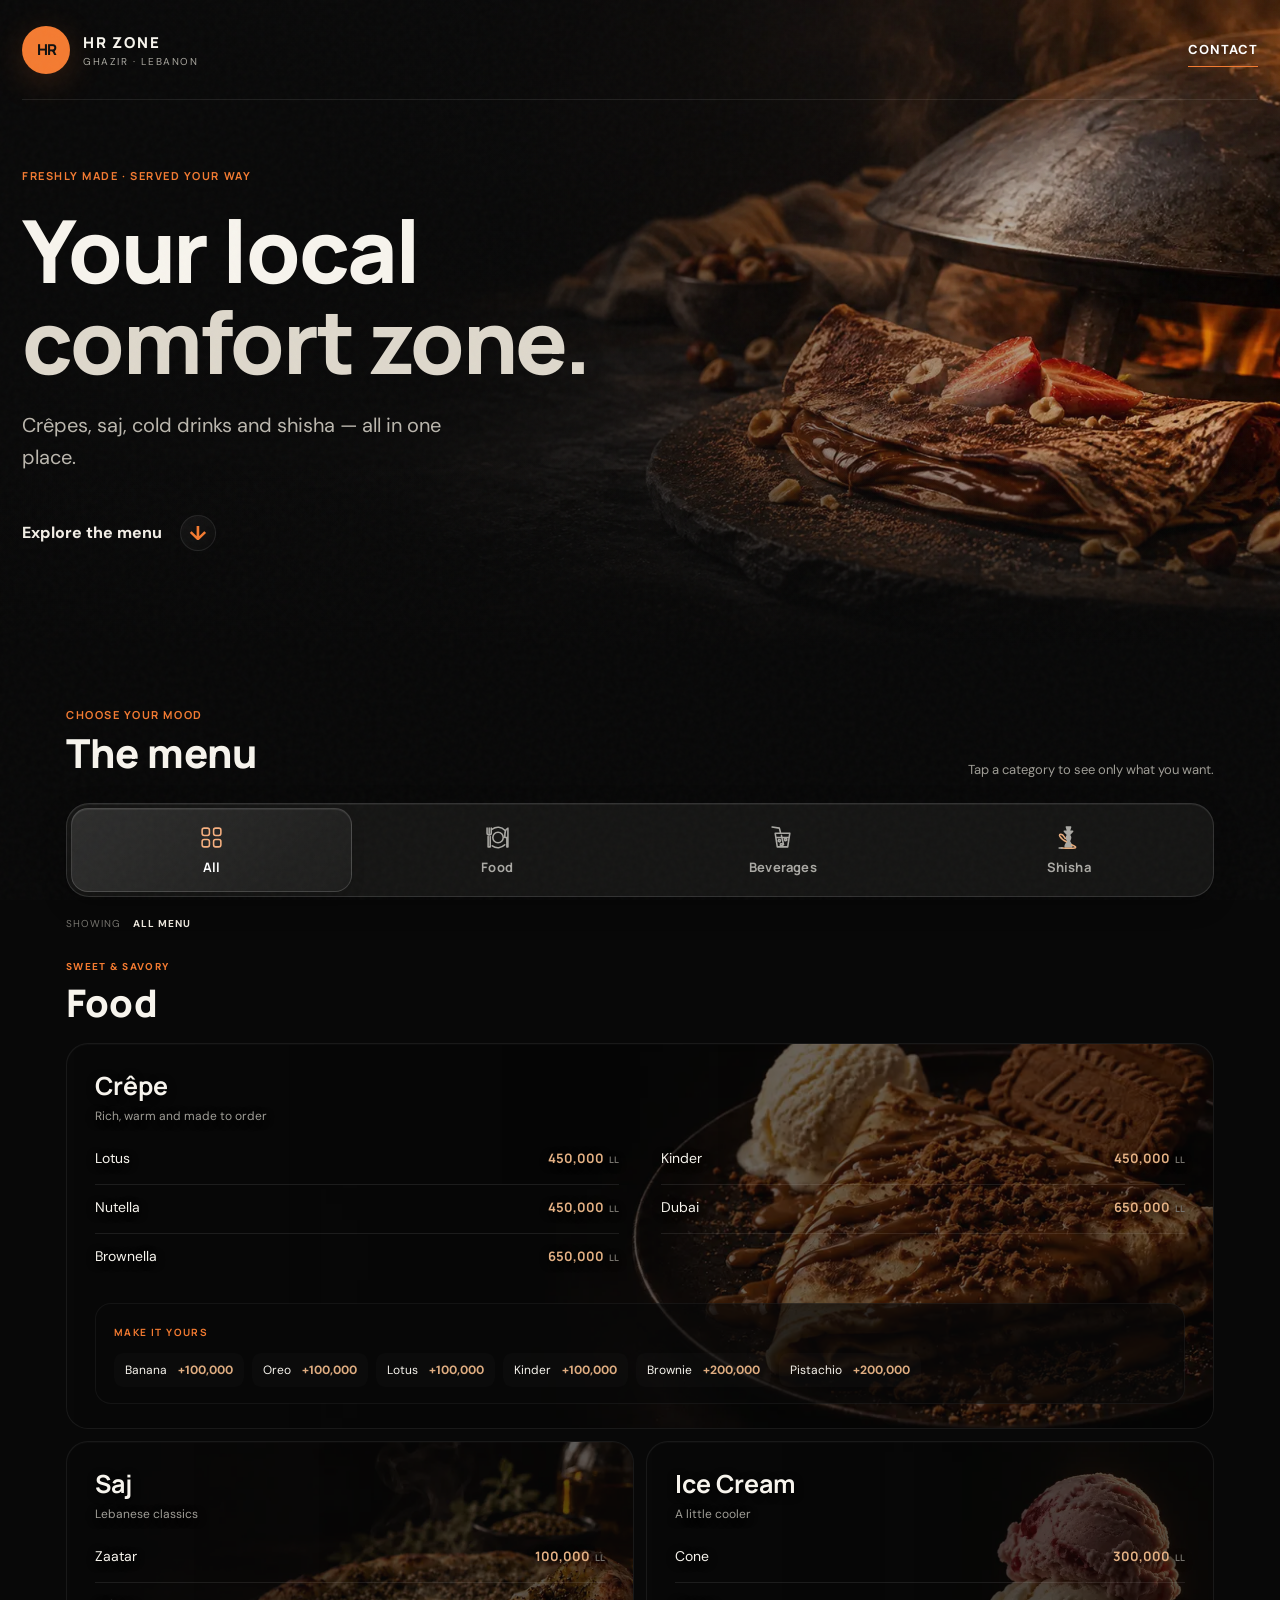
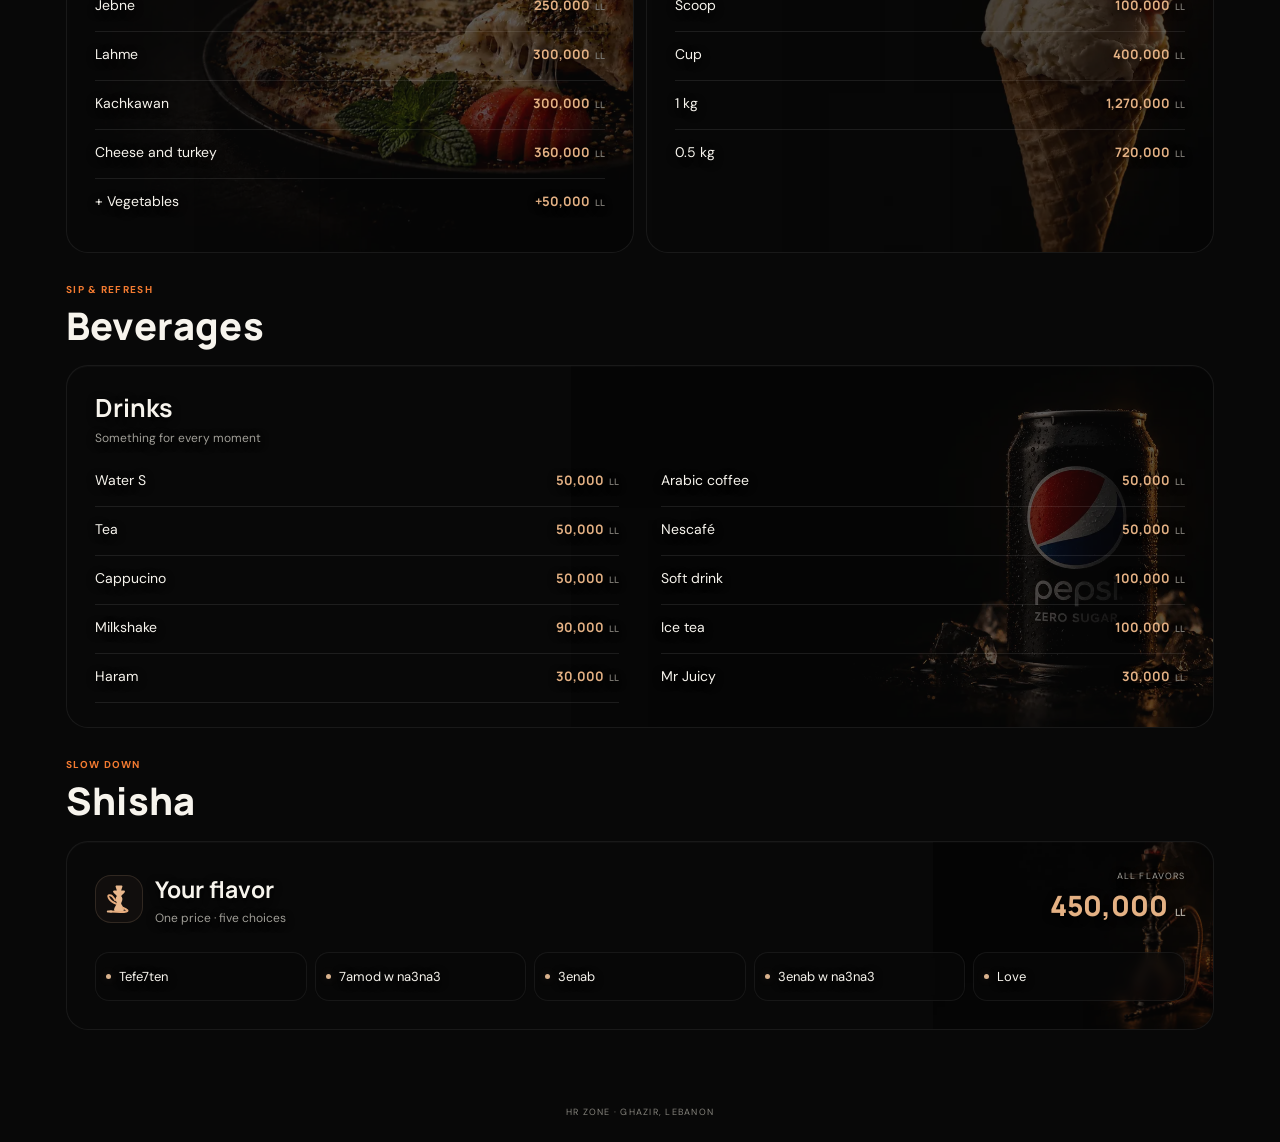
<file: index.html>
<!doctype html>
<html lang="en"><head><meta charset="utf-8"><meta name="viewport" content="width=device-width,initial-scale=1,viewport-fit=cover"><meta name="theme-color" content="#080808"><meta name="description" content="HR ZONE food, beverages and shisha menu in Ghazir, Lebanon."><title>HR ZONE — Menu</title><link rel="preconnect" href="https://fonts.googleapis.com"><link rel="preconnect" href="https://fonts.gstatic.com" crossorigin><link href="https://fonts.googleapis.com/css2?family=DM+Sans:wght@400;500;600;700&family=Manrope:wght@500;600;700;800&display=swap" rel="stylesheet"><link rel="stylesheet" href="styles.css"><link rel="stylesheet" href="glass.css?v=4"><link rel="stylesheet" href="atmosphere.css?v=8"><link rel="stylesheet" href="mobile-polish.css?v=13"></head>
<body><div class="grain" aria-hidden="true"></div>
<header class="hero"><div class="topbar"><a class="brand" href="#all" aria-label="HR ZONE menu home"><span class="brand-mark">HR</span><span><strong>HR ZONE</strong><small>Ghazir · Lebanon</small></span></a><a class="contact-link" href="contact.html">Contact</a></div><div class="hero-copy"><p class="kicker">Freshly made · served your way</p><h1>Your local<br><em>comfort zone.</em></h1><p class="intro">Crêpes, saj, cold drinks and shisha — all in one place.</p><a class="explore" href="#menu-nav">Explore the menu <span>↓</span></a></div></header>
<main><section class="menu-shell" id="menu-nav"><div class="menu-heading"><div><p class="kicker">Choose your mood</p><h2>The menu</h2></div><p>Tap a category to see only what you want.</p></div>
<nav class="category-grid" aria-label="Menu categories"><button class="category active" data-filter="all" aria-pressed="true"><span class="category-icon">✦</span><span><strong>All</strong><small>Explore everything</small></span></button><button class="category" data-filter="food" aria-pressed="false"><span class="category-icon">◒</span><span><strong>Food</strong><small>Crêpe · Saj · Ice cream</small></span></button><button class="category" data-filter="beverages" aria-pressed="false"><span class="category-icon">◉</span><span><strong>Beverages</strong><small>Hot · Cold · Refreshing</small></span></button><button class="category" data-filter="shisha" aria-pressed="false"><span class="category-icon">≈</span><span><strong>Shisha</strong><small>Five signature flavors</small></span></button></nav>
<div class="view-title" aria-live="polite"><span>Showing</span><strong id="view-name">All menu</strong></div>
<div class="menu-view active" data-section="food"><div class="section-head"><p>Sweet & savory</p><h3>Food</h3></div><article class="menu-panel featured"><div class="panel-title"><span>01</span><div><h4>Crêpe</h4><p>Rich, warm and made to order</p></div></div><div class="item-grid"><div class="item"><span>Lotus</span><b>450,000 <small>LL</small></b></div><div class="item"><span>Kinder</span><b>450,000 <small>LL</small></b></div><div class="item"><span>Nutella</span><b>450,000 <small>LL</small></b></div><div class="item"><span>Dubai</span><b>650,000 <small>LL</small></b></div><div class="item"><span>Brownella</span><b>650,000 <small>LL</small></b></div></div><div class="extras"><strong>Make it yours</strong><div><span>Banana <b>+100,000</b></span><span>Oreo <b>+100,000</b></span><span>Lotus <b>+100,000</b></span><span>Kinder <b>+100,000</b></span><span>Brownie <b>+200,000</b></span><span>Pistachio <b>+200,000</b></span></div></div></article>
<div class="panel-row"><article class="menu-panel saj-panel"><div class="panel-title"><span>02</span><div><h4>Saj</h4><p>Lebanese classics</p></div></div><div class="item-list"><div class="item"><span>Zaatar</span><b>100,000 <small>LL</small></b></div><div class="item"><span>Jebne</span><b>250,000 <small>LL</small></b></div><div class="item"><span>Lahme</span><b>300,000 <small>LL</small></b></div><div class="item"><span>Kachkawan</span><b>300,000 <small>LL</small></b></div><div class="item"><span>Cheese and turkey</span><b>360,000 <small>LL</small></b></div><div class="item"><span>+ Vegetables</span><b>+50,000 <small>LL</small></b></div></div></article>
<article class="menu-panel icecream-panel"><div class="panel-title"><span>03</span><div><h4>Ice Cream</h4><p>A little cooler</p></div></div><div class="item-list"><div class="item"><span>Cone</span><b>300,000 <small>LL</small></b></div><div class="item"><span>Scoop</span><b>100,000 <small>LL</small></b></div><div class="item"><span>Cup</span><b>400,000 <small>LL</small></b></div><div class="item"><span>1 kg</span><b>1,270,000 <small>LL</small></b></div><div class="item"><span>0.5 kg</span><b>720,000 <small>LL</small></b></div></div></article></div></div>
<div class="menu-view active" data-section="beverages"><div class="section-head"><p>Sip & refresh</p><h3>Beverages</h3></div><article class="menu-panel"><div class="panel-title"><span>04</span><div><h4>Drinks</h4><p>Something for every moment</p></div></div><div class="item-grid"><div class="item"><span>Water S</span><b>50,000 <small>LL</small></b></div><div class="item"><span>Arabic coffee</span><b>50,000 <small>LL</small></b></div><div class="item"><span>Tea</span><b>50,000 <small>LL</small></b></div><div class="item"><span>Nescafé</span><b>50,000 <small>LL</small></b></div><div class="item"><span>Cappucino</span><b>50,000 <small>LL</small></b></div><div class="item"><span>Soft drink</span><b>100,000 <small>LL</small></b></div><div class="item"><span>Milkshake</span><b>90,000 <small>LL</small></b></div><div class="item"><span>Ice tea</span><b>100,000 <small>LL</small></b></div><div class="item"><span>Haram</span><b>30,000 <small>LL</small></b></div><div class="item"><span>Mr Juicy</span><b>30,000 <small>LL</small></b></div></div></article></div>
<div class="menu-view active" data-section="shisha"><div class="section-head"><p>Slow down</p><h3>Shisha</h3></div><article class="menu-panel shisha-panel"><div><div class="panel-title"><span>05</span><div><h4>Your flavor</h4><p>One price · five choices</p></div></div><div class="flavors"><span>Tefe7ten</span><span>7amod w na3na3</span><span>3enab</span><span>3enab w na3na3</span><span>Love</span></div></div><div class="big-price"><small>All flavors</small><strong>450,000</strong><span>LL</span></div></article></div></section></main>
<footer class="minimal-footer"><p class="copyright">HR ZONE · Ghazir, Lebanon</p></footer><script src="app.js?v=7"></script></body></html>
</file>
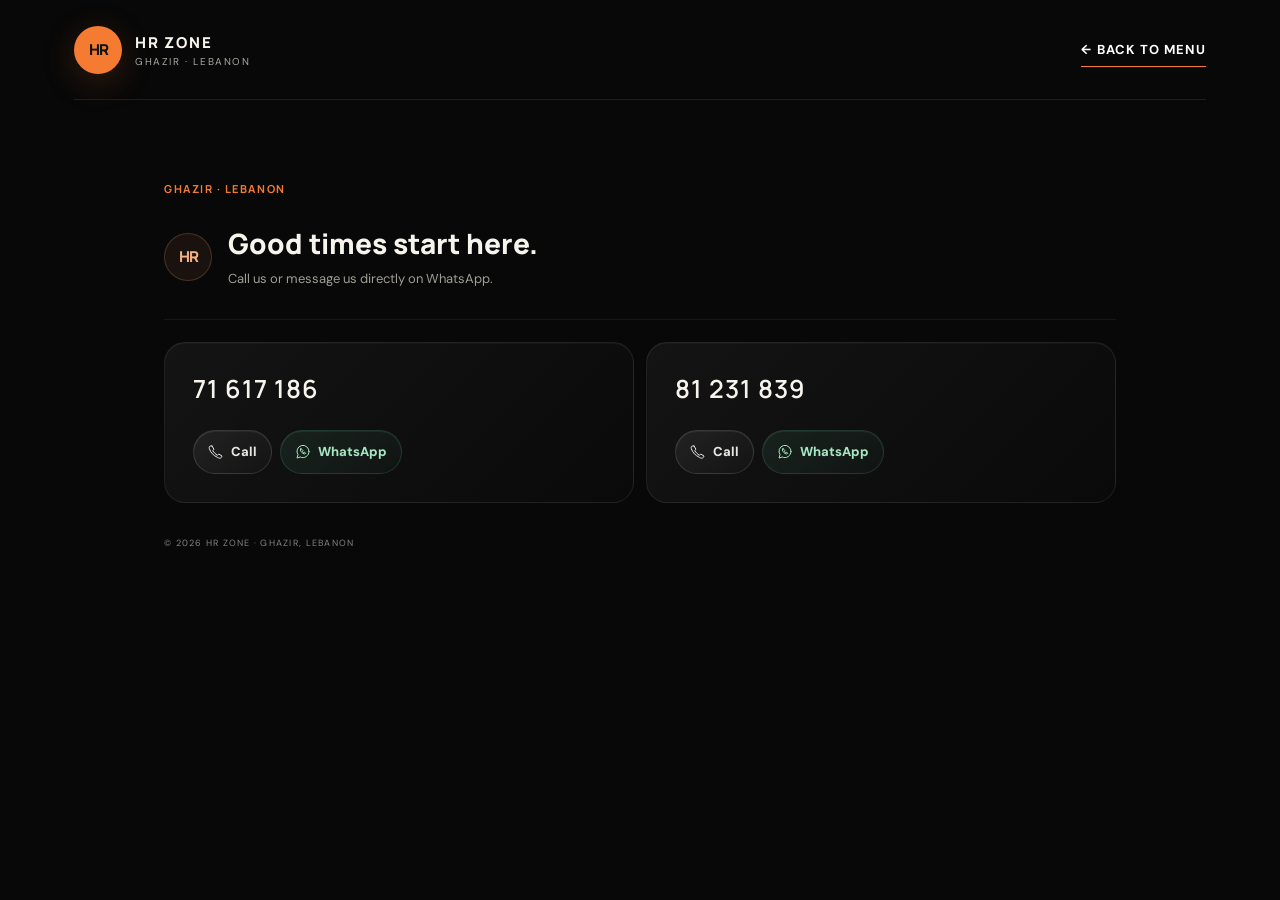
<file: contact.html>
<!doctype html>
<html lang="en"><head><meta charset="utf-8"><meta name="viewport" content="width=device-width,initial-scale=1,viewport-fit=cover"><meta name="theme-color" content="#080808"><meta name="description" content="HR ZONE food, beverages and shisha menu in Ghazir, Lebanon."><title>HR ZONE — Contact</title><link rel="preconnect" href="https://fonts.googleapis.com"><link rel="preconnect" href="https://fonts.gstatic.com" crossorigin><link href="https://fonts.googleapis.com/css2?family=DM+Sans:wght@400;500;600;700&family=Manrope:wght@500;600;700;800&display=swap" rel="stylesheet"><link rel="stylesheet" href="styles.css"><link rel="stylesheet" href="glass.css?v=4"><link rel="stylesheet" href="atmosphere.css?v=7"><link rel="stylesheet" href="mobile-polish.css?v=7"></head>
<body class="contact-page"><header class="contact-header"><div class="topbar"><a class="brand" href="index.html"><span class="brand-mark">HR</span><span><strong>HR ZONE</strong><small>Ghazir · Lebanon</small></span></a><a class="contact-link" href="index.html">← Back to menu</a></div></header><main class="contact-main"><p class="kicker">Ghazir · Lebanon</p><section id="contact"><div class="footer-brand"><span class="brand-mark">HR</span><div><h2>Good times start here.</h2><p>Call us or message us directly on WhatsApp.</p></div></div><div class="contact-cards"><div class="contact-card"><strong>71 617 186</strong><div><a href="tel:+96171617186">Call</a><a class="whatsapp" href="https://wa.me/96171617186" target="_blank" rel="noopener">WhatsApp</a></div></div><div class="contact-card"><strong>81 231 839</strong><div><a href="tel:+96181231839">Call</a><a class="whatsapp" href="https://wa.me/96181231839" target="_blank" rel="noopener">WhatsApp</a></div></div></div><p class="copyright">© <span id="year"></span> HR ZONE · Ghazir, Lebanon</p></section></main><script src="app.js?v=7"></script></body></html>
</file>
<file: styles.css>
:root{--ink:#0c0c0b;--paper:#f2efe7;--muted:#9f9d96;--line:#ffffff17;--orange:#f47b31;--green:#25d366}*{box-sizing:border-box}html{scroll-behavior:smooth}body{margin:0;background:var(--ink);color:#f7f4ed;font-family:"DM Sans",sans-serif;overflow-x:hidden}button,a{-webkit-tap-highlight-color:transparent}.grain{position:fixed;inset:0;pointer-events:none;z-index:50;opacity:.035;background-image:url("data:image/svg+xml,%3Csvg viewBox='0 0 180 180' xmlns='http://www.w3.org/2000/svg'%3E%3Cfilter id='n'%3E%3CfeTurbulence type='fractalNoise' baseFrequency='.9' numOctaves='4' stitchTiles='stitch'/%3E%3C/filter%3E%3Crect width='100%25' height='100%25' filter='url(%23n)' opacity='.8'/%3E%3C/svg%3E")}.hero{min-height:780px;height:92svh;position:relative;padding:0 clamp(22px,5vw,80px);display:flex;align-items:center;background:linear-gradient(90deg,#090909 0%,#090909ed 32%,#09090970 65%,#09090920 100%),url('hero-food.webp') center/cover no-repeat}.topbar{position:absolute;top:0;left:clamp(22px,5vw,80px);right:clamp(22px,5vw,80px);height:100px;display:flex;align-items:center;justify-content:space-between;border-bottom:1px solid var(--line)}.brand{display:flex;align-items:center;gap:13px;color:inherit;text-decoration:none}.brand-mark{width:48px;height:48px;display:grid;place-items:center;border-radius:50%;background:var(--orange);color:#111;font:800 15px Manrope;letter-spacing:-1px;box-shadow:0 8px 35px #f47b3130}.brand strong{display:block;font:800 15px Manrope;letter-spacing:.12em}.brand small{display:block;margin-top:2px;color:#a9a79f;font-size:10px;text-transform:uppercase;letter-spacing:.16em}.contact-link{color:#fff;text-decoration:none;font-weight:700;font-size:13px;letter-spacing:.08em;text-transform:uppercase;border-bottom:1px solid var(--orange);padding:8px 0}.hero-copy{max-width:670px;margin-top:70px}.kicker{color:var(--orange);font:700 11px Manrope;text-transform:uppercase;letter-spacing:.22em}.hero h1{font:800 clamp(54px,8vw,112px)/.94 Manrope;margin:22px 0;letter-spacing:-.045em}.hero h1 em{font-style:normal;color:#ded8cc}.intro{max-width:440px;color:#bbb7ae;font-size:clamp(16px,2vw,20px);line-height:1.6}.explore{display:inline-flex;gap:36px;align-items:center;margin-top:24px;padding:17px 22px;color:#111;background:var(--paper);text-decoration:none;font-weight:800;border-radius:3px;transition:.25s}.explore span{color:var(--orange);font-size:20px}.explore:hover{transform:translateY(-3px);background:#fff}.menu-shell{max-width:1180px;margin:auto;padding:100px 24px 130px}.menu-heading{display:flex;justify-content:space-between;align-items:end;gap:30px;margin-bottom:34px}.menu-heading h2,.section-head h3{font:800 clamp(42px,7vw,78px)/1 Manrope;letter-spacing:-.035em;margin:8px 0}.menu-heading>p{max-width:260px;color:var(--muted);line-height:1.6}.category-grid{display:grid;grid-template-columns:repeat(4,1fr);gap:12px;padding-bottom:60px;border-bottom:1px solid var(--line)}.category{appearance:none;text-align:left;color:#fff;background:#151514;border:1px solid var(--line);min-height:135px;padding:20px;display:flex;flex-direction:column;justify-content:space-between;cursor:pointer;transition:.25s;border-radius:4px}.category:hover{transform:translateY(-5px);border-color:#ffffff42}.category.active{background:var(--paper);color:#111;border-color:var(--paper)}.category-icon{font-size:23px;color:var(--orange)}.category strong,.category small{display:block}.category strong{font:700 18px Manrope;letter-spacing:.015em}.category small{margin-top:5px;color:var(--muted);font-size:11px}.category.active small{color:#63615d}.view-title{display:flex;align-items:center;gap:12px;padding:25px 0 5px;color:#77756f;font-size:12px;text-transform:uppercase;letter-spacing:.15em}.view-title strong{color:#eee9df}.menu-view{padding-top:74px}.menu-view[hidden]{display:none}.section-head{margin-bottom:28px}.section-head p{margin:0;color:var(--orange);text-transform:uppercase;letter-spacing:.18em;font-weight:700;font-size:11px}.section-head h3{font-size:clamp(44px,6vw,68px)}.menu-panel{position:relative;background:#151514;border:1px solid var(--line);border-radius:4px;padding:clamp(24px,4vw,45px);overflow:hidden}.menu-panel:after{content:"";position:absolute;width:220px;height:220px;border:1px solid #ffffff0a;border-radius:50%;right:-100px;top:-120px;pointer-events:none}.featured{background:linear-gradient(110deg,#191816,#111);border-color:#f47b3138}.panel-title{display:flex;gap:18px;align-items:center;margin-bottom:28px}.panel-title>span{color:var(--orange);font:700 11px Manrope;letter-spacing:.15em}.panel-title h4{font:700 clamp(25px,4vw,36px) Manrope;margin:0;letter-spacing:-.015em}.panel-title p{color:var(--muted);margin:5px 0 0;font-size:13px}.item-grid{display:grid;grid-template-columns:repeat(2,1fr);column-gap:42px}.item{display:flex;justify-content:space-between;align-items:baseline;gap:16px;min-height:58px;padding:17px 0;border-bottom:1px solid var(--line)}.item span{font-size:15px}.item b{font:700 14px Manrope;color:#e4b184;white-space:nowrap}.item b small{font-size:9px;color:#76736d;margin-left:2px}.extras{margin-top:30px;padding:22px;background:#f47b310c;border-left:2px solid var(--orange)}.extras>strong{font:700 12px Manrope;text-transform:uppercase;letter-spacing:.14em;color:var(--orange)}.extras>div{display:flex;flex-wrap:wrap;gap:9px;margin-top:15px}.extras span{font-size:12px;background:#ffffff08;padding:9px 11px;border-radius:2px}.extras span b{color:#dfad81;margin-left:8px}.panel-row{display:grid;grid-template-columns:1fr 1fr;gap:14px;margin-top:14px}.flavors{display:flex;flex-wrap:wrap;gap:10px}.flavors span{padding:12px 15px;border:1px solid var(--line);background:#ffffff05;font-size:13px}.shisha-panel{display:grid;grid-template-columns:1fr auto;gap:30px;align-items:center}.big-price{min-width:245px;padding:25px;border-left:1px solid var(--line);display:flex;flex-direction:column}.big-price small{color:var(--muted);text-transform:uppercase;letter-spacing:.15em}.big-price strong{font:800 39px Manrope;color:#e4b184;letter-spacing:-.02em}.big-price span{font:700 11px Manrope;color:#737069}footer{background:var(--paper);color:#111;padding:80px max(24px,calc((100vw - 1132px)/2)) 30px}.footer-brand{display:flex;align-items:center;gap:25px;padding-bottom:42px;border-bottom:1px solid #0002}.footer-brand h2{font:800 clamp(32px,5vw,55px)/1 Manrope;letter-spacing:-.025em;margin:0}.footer-brand p{color:#69665f;margin:9px 0 0}.contact-cards{display:grid;grid-template-columns:1fr 1fr;gap:12px;padding:30px 0}.contact-card{display:flex;align-items:center;justify-content:space-between;gap:18px;background:#e8e4da;padding:20px}.contact-card>strong{font:700 18px Manrope}.contact-card>div{display:flex;gap:7px}.contact-card a{color:#111;text-decoration:none;padding:11px 14px;background:#fff;font-size:12px;font-weight:800;border-radius:2px;transition:.2s}.contact-card a:hover{transform:translateY(-2px)}.contact-card .whatsapp{background:var(--green);color:#062b13}.copyright{font-size:10px;color:#77736a;text-transform:uppercase;letter-spacing:.14em;margin:12px 0 0}@keyframes enter{from{opacity:0;transform:translateY(20px)}to{opacity:1;transform:none}}.menu-view.active{animation:enter .45s ease both}
@media(max-width:760px){.hero{min-height:680px;height:88svh;padding:0 20px 75px;background:linear-gradient(180deg,#08080822,#080808 82%),url('hero-food.webp') 64% center/cover no-repeat;align-items:flex-end}.topbar{left:20px;right:20px;height:84px}.hero-copy{margin:0}.hero h1{font-size:clamp(51px,15vw,74px);letter-spacing:-.025em}.intro{font-size:15px;max-width:310px}.menu-shell{padding:78px 16px 90px}.menu-heading{align-items:start;flex-direction:column}.menu-heading>p{margin:0}.category-grid{grid-template-columns:1fr 1fr;gap:8px}.category{min-height:125px;padding:16px}.category strong{font-size:16px;letter-spacing:.02em}.menu-view{padding-top:58px}.item-grid,.panel-row{grid-template-columns:1fr}.panel-row{gap:12px}.menu-panel{padding:23px 19px}.shisha-panel{grid-template-columns:1fr}.big-price{min-width:0;border-left:0;border-top:1px solid var(--line);padding:24px 0 0}.contact-cards{grid-template-columns:1fr}.contact-card{align-items:flex-start;flex-direction:column}.footer-brand{align-items:flex-start}.footer-brand .brand-mark{flex:0 0 auto}}@media(prefers-reduced-motion:reduce){html{scroll-behavior:auto}*,*:before,*:after{animation:none!important;transition:none!important}}
</file>
<file: glass.css>
/* Compact, continuous dark glass surfaces */
:root{--glass:linear-gradient(135deg,#ffffff0d,#ffffff03);--edge:#ffffff15}
.hero{min-height:540px;height:72svh;max-height:760px}
.hero h1{font-size:clamp(48px,6.8vw,90px);letter-spacing:-.025em;line-height:1.04}
.explore,.explore:hover{background:transparent;color:#f2eee6;padding:10px 0;gap:18px;margin-top:12px;box-shadow:none}
.explore span{display:grid;place-items:center;width:36px;height:36px;border:1px solid var(--edge);background:var(--glass);border-radius:50%;transition:transform .4s}
.explore:hover span{transform:translateY(3px)}
.menu-shell{padding:48px 24px 48px}.menu-heading{margin-bottom:22px}.menu-heading h2{font-size:40px;letter-spacing:0}.menu-heading>p{font-size:13px;margin:0}.kicker{letter-spacing:.14em}
.category-grid{position:sticky;top:12px;z-index:25;display:grid;grid-template-columns:repeat(4,1fr);gap:5px;padding:6px;border:1px solid #ffffff20;border-radius:23px;background:#181816e8;backdrop-filter:blur(24px) saturate(150%);-webkit-backdrop-filter:blur(24px) saturate(150%);box-shadow:inset 0 1px 0 #ffffff0e,0 14px 38px #0003}
.category{min-height:62px;padding:12px 16px;border:1px solid transparent;border-radius:17px;flex-direction:row;align-items:center;justify-content:center;gap:10px;background:transparent;transition:background .4s,border-color .4s,box-shadow .4s,transform .4s;color:#aaa9a4}
.category:hover{transform:none;background:#ffffff08;border-color:transparent;color:#fff}
.category.active{color:#fff;background:linear-gradient(135deg,#ffffff1c,#ffffff09);border-color:#ffffff26;box-shadow:inset 0 1px 1px #ffffff17,0 4px 14px #0002}
.category strong{font-size:14px;letter-spacing:.015em}.category small{display:none}.category-icon{display:flex;color:inherit}.category.active .category-icon{color:#f7b07f}.icon{width:22px;height:22px;display:inline-block;flex-shrink:0;vertical-align:middle}
.view-title{padding:20px 0 0;font-size:10px;letter-spacing:.1em;scroll-margin-top:110px}.menu-view{padding-top:30px}.section-head{margin-bottom:18px}.section-head h3{font-size:38px;letter-spacing:.005em;line-height:1.15}.section-head p{font-size:10px;letter-spacing:.13em}
.menu-panel{padding:24px 28px;border-radius:22px;background:var(--glass);border-color:var(--edge);box-shadow:inset 0 1px 0 #ffffff06}.featured{background:linear-gradient(125deg,#f4b17b08,#ffffff03);border-color:#ffffff19}.menu-panel:after{display:none}.panel-title{margin-bottom:12px;gap:12px}.panel-title>span{display:none}.panel-title h4{font-size:25px;letter-spacing:0}.panel-title p{font-size:12px}.item{min-height:49px;padding:13px 0}.item span{font-size:14px}.item b{font-size:13px}.item:last-child{border-bottom:0}.extras{padding:16px 18px;margin-top:20px;border:1px solid #ffffff0d;border-radius:16px;background:#ffffff03}.extras>strong{font-size:10px}.extras>div{gap:8px;margin-top:12px}.extras span{border-radius:9px;background:#ffffff04}.panel-row{gap:12px;margin-top:12px}
.shisha-panel{display:block;position:relative;isolation:isolate;padding:28px;background:radial-gradient(ellipse at 100% 0%,#c58e5620,transparent 60%),var(--glass)}
.shisha-panel .panel-title{padding-right:190px;min-height:58px;margin-bottom:24px}
.shisha-panel .panel-title:before{content:"";display:none}
.shisha-emblem{display:grid;place-items:center;width:48px;height:48px;border:1px solid #f2c8a323;border-radius:16px;background:#edb88e0a;color:#e9b88d}
.shisha-emblem .icon{width:30px;height:30px}.shisha-panel .panel-title h4{font-size:23px}
.big-price{position:absolute;right:28px;top:28px;min-width:0;padding:0;border:0;text-align:right;display:block}
.big-price small{display:block;font-size:9px;letter-spacing:.12em;margin-bottom:4px}.big-price strong{font-size:28px;letter-spacing:0}.big-price>span{margin-left:7px;color:#aaa59b;font-size:10px}
.flavors{display:grid;grid-template-columns:repeat(5,1fr);gap:8px}.flavors>span{padding:15px 10px;border-radius:14px;background:linear-gradient(145deg,#ffffff08,#ffffff02);border:1px solid #ffffff10;font-size:13px;display:flex;align-items:center;gap:8px;transition:background .3s,transform .3s}
.flavors>span:before{content:"";width:5px;height:5px;border-radius:50%;background:#d9b28d;box-shadow:0 0 10px #d9b28d30;flex-shrink:0}.flavors>span:hover{background:#ffffff0c;transform:translateY(-2px)}
footer{position:relative;background:linear-gradient(180deg,#0c0c0b,#111110);color:#f1ede5;padding-top:40px;padding-bottom:28px}
.footer-brand{border-color:#ffffff0e;gap:16px;padding-bottom:24px}.footer-brand h2{font-size:28px;letter-spacing:0;line-height:1.2}.footer-brand p{font-size:13px;color:var(--muted)}.footer-brand .brand-mark{background:#f3a16c12;border:1px solid #f3a16c38;color:#f3b085;box-shadow:none}
.contact-cards{padding:22px 0;gap:12px}.contact-card{padding:18px 20px;border:1px solid var(--edge);border-radius:21px;background:var(--glass);box-shadow:inset 0 1px 0 #ffffff08}.contact-card>strong{font-size:16px;font-weight:600;letter-spacing:.04em}.contact-card>div{gap:8px}
.contact-card a{display:inline-flex;align-items:center;justify-content:center;gap:7px;min-height:44px;padding:10px 14px;border-radius:24px;border:1px solid #ffffff20;background:linear-gradient(145deg,#ffffff12,#ffffff04);box-shadow:inset 0 1px 0 #ffffff10;color:#eae8e2;transition:transform .3s,background .3s,box-shadow .3s}
.contact-card .whatsapp{background:linear-gradient(145deg,#69daa518,#69daa507);border-color:#69daa529;color:#a6e7c2}.contact-card a .icon{width:16px;height:16px}.contact-card a:hover{background:#ffffff18;box-shadow:0 4px 16px #0002;transform:translateY(-2px)}.copyright{color:#85837c;font-size:9px}
button:focus-visible,a:focus-visible{outline:2px solid #f4b27f;outline-offset:4px}
@media(max-width:760px){.hero{height:65svh;min-height:490px;padding-bottom:40px}.hero h1{font-size:clamp(43px,11.5vw,66px)}.hero-copy{margin-top:100px}.intro{font-size:14px;margin-bottom:10px}.menu-shell{padding:30px 16px}.menu-heading{gap:9px;margin-bottom:18px}.menu-heading h2{font-size:32px}.menu-heading .kicker{margin-top:0}.menu-heading>p{display:none}.category-grid{grid-template-columns:repeat(4,1fr);border-radius:20px;top:8px;gap:3px;padding:5px}.category{flex-direction:column;gap:6px;padding:10px 3px;min-height:64px;border-radius:15px}.category strong{font-size:11px;font-weight:600}.category .icon{width:20px;height:20px}.menu-view{padding-top:25px}.section-head h3{font-size:32px}.menu-panel{padding:20px}.panel-title h4{font-size:23px}.shisha-panel .panel-title{padding-right:0;margin-bottom:18px;min-height:48px}.shisha-panel .panel-title h4{font-size:22px}.shisha-panel .panel-title p{font-size:11px}.big-price{position:static;display:flex;align-items:baseline;gap:8px;text-align:left;border-top:1px solid #ffffff12;padding-top:16px;margin-top:18px}.big-price small{margin:0 auto 0 0}.big-price strong{font-size:26px}.big-price>span{margin:0}.flavors{grid-template-columns:1fr 1fr}.flavors>span{padding:13px 12px;font-size:12px}.flavors>span:last-child{grid-column:1/-1}.footer-brand h2{font-size:24px}.footer-brand p{line-height:1.5}.contact-card{flex-direction:row;align-items:center;gap:12px;flex-wrap:wrap;padding:17px}.contact-card>strong{font-size:15px}.contact-card a{padding:10px 12px;font-size:11px}.copyright{line-height:1.6}.view-title{scroll-margin-top:106px}}
@media(prefers-reduced-motion:reduce){*,*:before,*:after{animation:none!important;transition:none!important;scroll-behavior:auto!important}}
</file>
<file: atmosphere.css>
:root{--ink:#080808}
body,main,.menu-shell,.menu-view{background-color:#080808}
.hero{background-color:#080808;isolation:isolate}
.hero:after{content:"";position:absolute;inset:0;z-index:-1;pointer-events:none;background:linear-gradient(0deg,#080808,transparent 30%)}
.menu-panel{background:#080808;isolation:isolate;border-color:#ffffff12}
.menu-panel:before{content:"";position:absolute;inset:0;z-index:-1;pointer-events:none;background-position:right center;background-repeat:no-repeat;background-size:cover;opacity:.4;mask-image:linear-gradient(90deg,transparent,#000 60%);-webkit-mask-image:linear-gradient(90deg,transparent,#000 60%)}
.featured:before{background-image:url('crepe-vanilla-bg.webp')}
.saj-panel:before{background-image:url('saj-parallel-tomato-bg.webp');background-size:auto 100%;background-position:right center;opacity:.34}
[data-section="beverages"] .menu-panel:before{background-image:url('drinks-bg.webp');opacity:.35}
.icecream-panel:before{background-image:url('icecream-bg.webp');opacity:.32}
.shisha-panel:before{background-image:url('shisha-bg.webp');opacity:.4}
.shisha-panel{background:#080808}
.shisha-panel:before,.icecream-panel:before,[data-section="beverages"] .menu-panel:before{background-size:auto 100%;background-position:right center}
.item span,.item b,.panel-title,.flavors,.big-price{text-shadow:0 2px 8px #000}
.extras{background:#080808a8}.flavors>span{background:#080808aa;backdrop-filter:blur(5px)}
.minimal-footer{background:#080808;padding-top:16px;padding-bottom:24px;text-align:center}
.contact-page{min-height:100svh;background:#080808}
.contact-header{height:100px}.contact-header .topbar{position:relative;left:auto;right:auto;margin:0 auto;max-width:1132px;width:calc(100% - 40px)}
.contact-main{max-width:1000px;margin:0 auto;padding:70px 24px}
.contact-main #contact{background:#080808;padding:0}
.contact-main .footer-brand{padding:20px 0 32px}.contact-main .contact-cards{grid-template-columns:1fr 1fr}
.contact-main .contact-card{flex-direction:column;align-items:flex-start;gap:24px;padding:28px}
.contact-main .contact-card>strong{font-size:25px}.contact-main .contact-card a{font-size:13px}
.category-icon .icon{width:25px;height:25px}
@media(max-width:760px){.menu-panel:before{background-position:75% center;opacity:.28;mask-image:linear-gradient(90deg,transparent,#000);-webkit-mask-image:linear-gradient(90deg,transparent,#000)}.contact-main{padding:36px 20px}.contact-main .contact-cards{grid-template-columns:1fr}.contact-main .footer-brand{align-items:center}.contact-main .footer-brand h2{font-size:25px}.contact-header .contact-link{font-size:11px}.contact-main .contact-card>strong{font-size:22px}.category-icon .icon{width:23px;height:23px}}
</file>
<file: mobile-polish.css>
/* Let backgrounds reach the screen edges; keep controls clear of cutouts. */
:root{--safe-top:env(safe-area-inset-top,0px);--safe-left:env(safe-area-inset-left,0px);--safe-right:env(safe-area-inset-right,0px);--safe-bottom:env(safe-area-inset-bottom,0px)}
html{background:#080808;min-height:100%;scroll-padding-top:calc(var(--safe-top) + 110px)}
body{min-height:100svh;padding-bottom:var(--safe-bottom)}
.topbar{top:var(--safe-top);left:max(22px,var(--safe-left));right:max(22px,var(--safe-right))}
.hero{padding-left:max(22px,var(--safe-left));padding-right:max(22px,var(--safe-right))}
.menu-shell{padding-left:max(16px,var(--safe-left));padding-right:max(16px,var(--safe-right))}
.contact-header{height:calc(100px + var(--safe-top))}
.contact-header .topbar{left:auto;right:auto}
.contact-main{padding-left:max(24px,var(--safe-left));padding-right:max(24px,var(--safe-right))}
.category-anchor{height:0;pointer-events:none}
.category-dock{--dock-progress:0;position:sticky;top:calc(var(--safe-top) + 8px);z-index:25;height:94px;pointer-events:none}
.category-dock .category-grid{position:relative;top:auto;margin:0 auto;padding:4px;pointer-events:auto;min-height:0;width:calc(100% - 30% * var(--dock-progress));border-radius:calc(23px - 7px * var(--dock-progress));box-shadow:inset 0 1px 0 #ffffff0e,0 8px 24px #0004}
.category-dock .category{height:calc(84px - 40px * var(--dock-progress));min-height:44px;flex-direction:column;gap:calc(8px * (1 - var(--dock-progress)));padding:6px 4px;border-radius:calc(17px - 6px * var(--dock-progress))}
.category-dock .category strong{font-size:13px;line-height:18px;white-space:nowrap}
.category-dock .category-icon{height:calc(26px * (1 - var(--dock-progress)));opacity:calc(1 - var(--dock-progress));overflow:hidden;align-items:center;justify-content:center}
.view-title{scroll-margin-top:calc(var(--safe-top) + 105px)}
@media(max-width:760px){
  .topbar{left:max(20px,var(--safe-left));right:max(20px,var(--safe-right))}
  /* Keep the original mobile hero from styles.css: photo behind the entire hero, text layered on top, natural bottom fade. */
  .hero-copy{transform:translateY(-18px)}
  .category-dock .category-grid{width:100%}
  .category-dock .category strong{font-size:11px}
  .menu-panel.featured:before,.menu-panel.saj-panel:before,.menu-panel.icecream-panel:before,[data-section="beverages"] .menu-panel:before,.menu-panel.shisha-panel:before{
    background-size:contain;background-position:right center;background-repeat:no-repeat;
    mask-image:none;-webkit-mask-image:none;opacity:.36;
  }
  .menu-panel.shisha-panel:before{opacity:.3}
}
@media(prefers-reduced-motion:reduce){.category-dock *{transition:none!important}}
</file>
